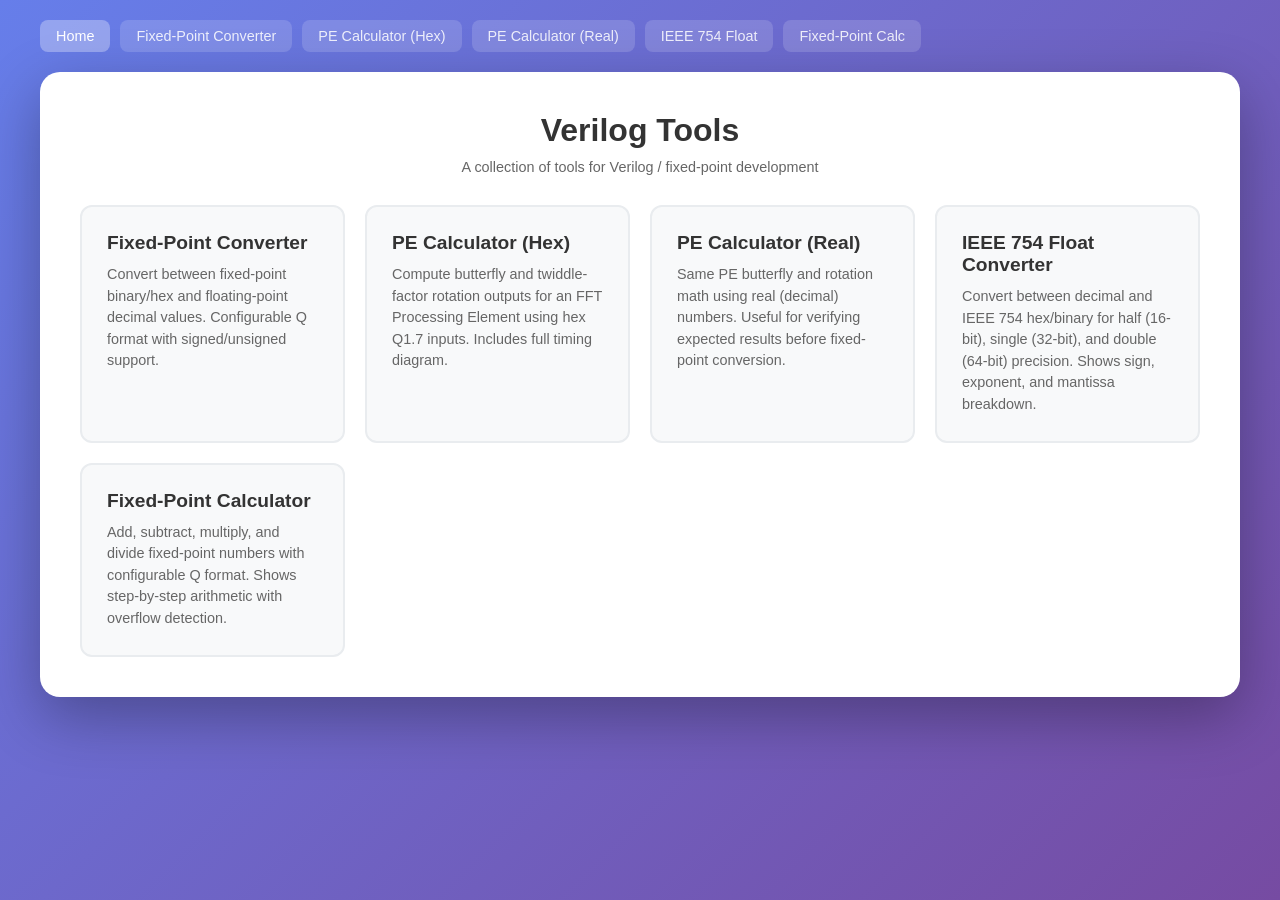
<file: index.html>
<!DOCTYPE html>
<html lang="en">
<head>
    <meta charset="UTF-8">
    <meta name="viewport" content="width=device-width, initial-scale=1.0">
    <title>Verilog Tools</title>
    <link rel="icon" type="image/svg+xml" href="favicon.svg">
    <link rel="stylesheet" href="css/styles.css">
</head>
<body>
    <nav>
        <a href="index.html" class="active">Home</a>
        <a href="converter.html">Fixed-Point Converter</a>
        <a href="pe-calculator.html">PE Calculator (Hex)</a>
        <a href="pe-real.html">PE Calculator (Real)</a>
        <a href="ieee754.html">IEEE 754 Float</a>
        <a href="fp-calc.html">Fixed-Point Calc</a>
    </nav>

    <div class="container">
        <h1>Verilog Tools</h1>
        <p class="subtitle">A collection of tools for Verilog / fixed-point development</p>

        <div class="tools-grid">
            <a href="converter.html" class="tool-card">
                <h3>Fixed-Point Converter</h3>
                <p>Convert between fixed-point binary/hex and floating-point decimal values. Configurable Q format with signed/unsigned support.</p>
            </a>

            <a href="pe-calculator.html" class="tool-card">
                <h3>PE Calculator (Hex)</h3>
                <p>Compute butterfly and twiddle-factor rotation outputs for an FFT Processing Element using hex Q1.7 inputs. Includes full timing diagram.</p>
            </a>

            <a href="pe-real.html" class="tool-card">
                <h3>PE Calculator (Real)</h3>
                <p>Same PE butterfly and rotation math using real (decimal) numbers. Useful for verifying expected results before fixed-point conversion.</p>
            </a>

            <a href="ieee754.html" class="tool-card">
                <h3>IEEE 754 Float Converter</h3>
                <p>Convert between decimal and IEEE 754 hex/binary for half (16-bit), single (32-bit), and double (64-bit) precision. Shows sign, exponent, and mantissa breakdown.</p>
            </a>

            <a href="fp-calc.html" class="tool-card">
                <h3>Fixed-Point Calculator</h3>
                <p>Add, subtract, multiply, and divide fixed-point numbers with configurable Q format. Shows step-by-step arithmetic with overflow detection.</p>
            </a>
        </div>
    </div>
</body>
</html>
</file>
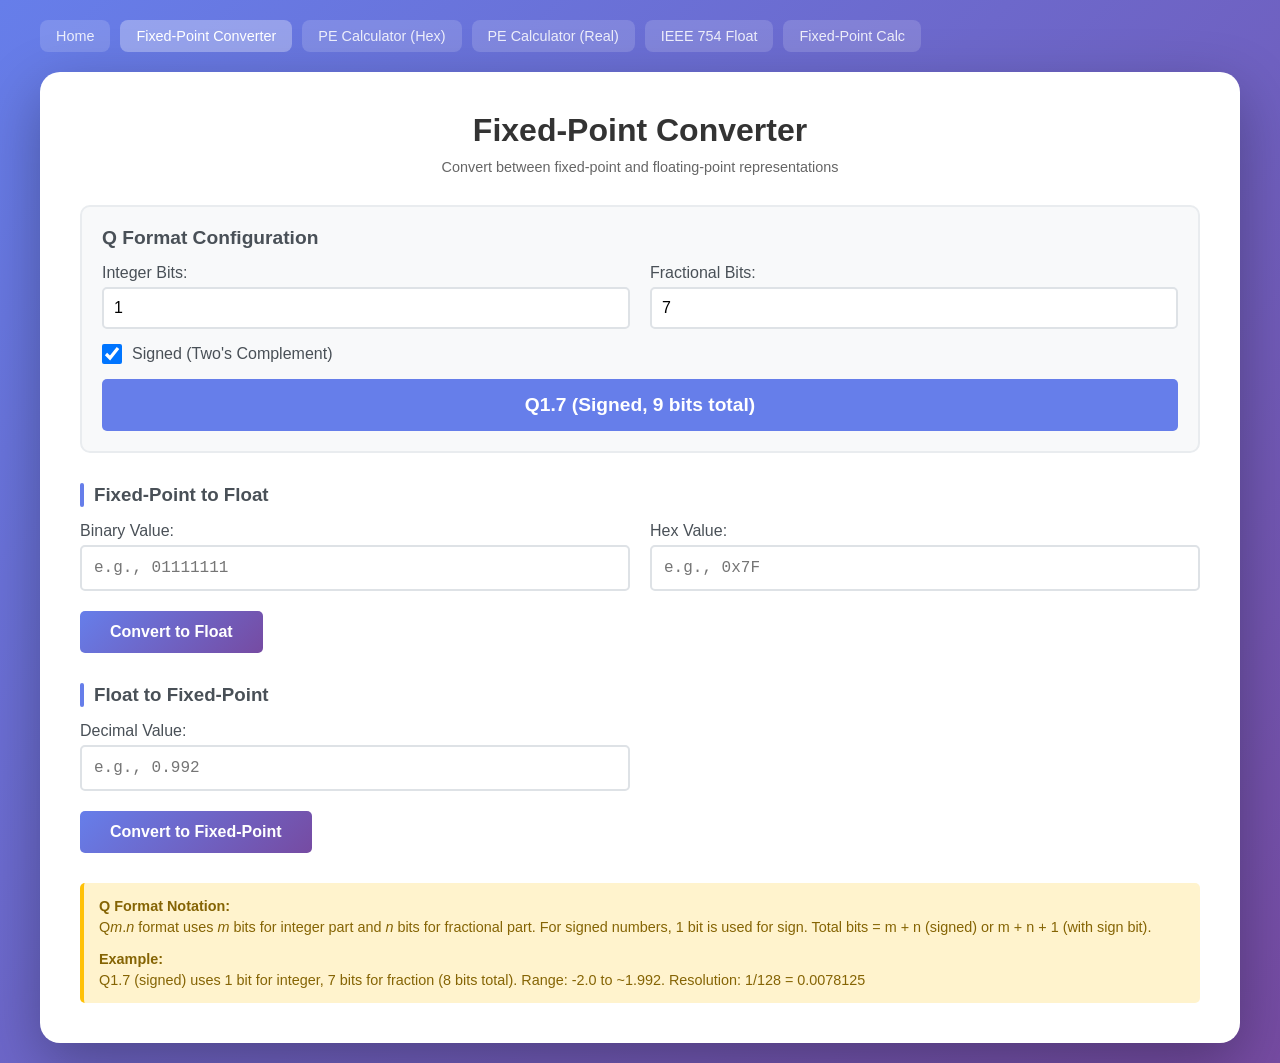
<file: converter.html>
<!DOCTYPE html>
<html lang="en">
<head>
    <meta charset="UTF-8">
    <meta name="viewport" content="width=device-width, initial-scale=1.0">
    <title>Fixed-Point Converter</title>
    <link rel="icon" type="image/svg+xml" href="favicon.svg">
    <link rel="stylesheet" href="css/styles.css">
</head>
<body>
    <nav>
        <a href="index.html">Home</a>
        <a href="converter.html" class="active">Fixed-Point Converter</a>
        <a href="pe-calculator.html">PE Calculator (Hex)</a>
        <a href="pe-real.html">PE Calculator (Real)</a>
        <a href="ieee754.html">IEEE 754 Float</a>
        <a href="fp-calc.html">Fixed-Point Calc</a>
    </nav>

    <div class="container">
        <h1>Fixed-Point Converter</h1>
        <p class="subtitle">Convert between fixed-point and floating-point representations</p>

        <div class="format-config">
            <h3>Q Format Configuration</h3>
            <div class="config-row">
                <div class="config-item">
                    <label for="intBits">Integer Bits:</label>
                    <input type="number" id="intBits" value="1" min="0" max="32" onchange="updateFormat()">
                </div>
                <div class="config-item">
                    <label for="fracBits">Fractional Bits:</label>
                    <input type="number" id="fracBits" value="7" min="0" max="32" onchange="updateFormat()">
                </div>
            </div>
            <div class="checkbox-container">
                <input type="checkbox" id="isSigned" checked onchange="updateFormat()">
                <label for="isSigned" style="margin: 0;">Signed (Two's Complement)</label>
            </div>
            <div class="format-display" id="formatDisplay">Q1.7 (Signed, 8 bits total)</div>
        </div>

        <div class="converter-section">
            <h3>Fixed-Point to Float</h3>
            <div class="converter-grid">
                <div class="input-group">
                    <label for="fpBinary">Binary Value:</label>
                    <input type="text" id="fpBinary" placeholder="e.g., 01111111" oninput="fixedToFloat()">
                </div>
                <div class="input-group">
                    <label for="fpHex">Hex Value:</label>
                    <input type="text" id="fpHex" placeholder="e.g., 0x7F" oninput="hexToFixed()">
                </div>
            </div>
            <button onclick="fixedToFloat()">Convert to Float</button>
            <div class="result" id="fpResult" style="display: none;">
                <div class="result-label">Floating-Point Value:</div>
                <div class="result-value" id="fpResultValue"></div>
            </div>
        </div>

        <div class="converter-section">
            <h3>Float to Fixed-Point</h3>
            <div class="converter-grid">
                <div class="input-group">
                    <label for="floatValue">Decimal Value:</label>
                    <input type="text" id="floatValue" placeholder="e.g., 0.992" oninput="floatToFixed()">
                </div>
            </div>
            <button onclick="floatToFixed()">Convert to Fixed-Point</button>
            <div class="result" id="floatResult" style="display: none;">
                <div class="result-label">Binary:</div>
                <div class="result-value" id="floatResultBinary"></div>
                <div class="result-label" style="margin-top: 10px;">Hexadecimal:</div>
                <div class="result-value" id="floatResultHex"></div>
                <div class="result-label" style="margin-top: 10px;">Decimal (Integer):</div>
                <div class="result-value" id="floatResultDec"></div>
            </div>
        </div>

        <div class="info">
            <strong>Q Format Notation:</strong>
            Q<em>m</em>.<em>n</em> format uses <em>m</em> bits for integer part and <em>n</em> bits for fractional part.
            For signed numbers, 1 bit is used for sign. Total bits = m + n (signed) or m + n + 1 (with sign bit).
            <br><br>
            <strong>Example:</strong> Q1.7 (signed) uses 1 bit for integer, 7 bits for fraction (8 bits total).
            Range: -2.0 to ~1.992. Resolution: 1/128 = 0.0078125
        </div>
    </div>

    <script>
        function updateFormat() {
            const intBits = parseInt(document.getElementById('intBits').value);
            const fracBits = parseInt(document.getElementById('fracBits').value);
            const isSigned = document.getElementById('isSigned').checked;

            const totalBits = intBits + fracBits + (isSigned ? 1 : 0);
            const signStr = isSigned ? 'Signed' : 'Unsigned';

            document.getElementById('formatDisplay').textContent =
                `Q${intBits}.${fracBits} (${signStr}, ${totalBits} bits total)`;
        }

        function fixedToFloat() {
            const intBits = parseInt(document.getElementById('intBits').value);
            const fracBits = parseInt(document.getElementById('fracBits').value);
            const isSigned = document.getElementById('isSigned').checked;
            const binaryStr = document.getElementById('fpBinary').value.replace(/[^01]/g, '');

            if (!binaryStr) {
                document.getElementById('fpResult').style.display = 'none';
                return;
            }

            const totalBits = intBits + fracBits + (isSigned ? 1 : 0);
            const paddedBinary = binaryStr.padStart(totalBits, '0').slice(-totalBits);
            document.getElementById('fpBinary').value = paddedBinary;

            let value = 0;
            const isNegative = isSigned && paddedBinary[0] === '1';

            if (isSigned && isNegative) {
                let inverted = '';
                for (let i = 0; i < paddedBinary.length; i++) {
                    inverted += paddedBinary[i] === '0' ? '1' : '0';
                }
                value = -(parseInt(inverted, 2) + 1);
            } else {
                value = parseInt(paddedBinary, 2);
            }

            const floatValue = value / Math.pow(2, fracBits);

            const hexValue = parseInt(paddedBinary, 2);
            document.getElementById('fpHex').value = '0x' + hexValue.toString(16).toUpperCase().padStart(Math.ceil(totalBits / 4), '0');

            document.getElementById('fpResultValue').textContent = floatValue.toFixed(10);
            document.getElementById('fpResult').style.display = 'block';
        }

        function hexToFixed() {
            const intBits = parseInt(document.getElementById('intBits').value);
            const fracBits = parseInt(document.getElementById('fracBits').value);
            const isSigned = document.getElementById('isSigned').checked;
            const hexStr = document.getElementById('fpHex').value.replace(/[^0-9a-fA-F]/g, '');

            if (!hexStr) {
                document.getElementById('fpResult').style.display = 'none';
                return;
            }

            const totalBits = intBits + fracBits + (isSigned ? 1 : 0);
            const decValue = parseInt(hexStr, 16);
            const binaryStr = decValue.toString(2).padStart(totalBits, '0').slice(-totalBits);

            document.getElementById('fpBinary').value = binaryStr;
            fixedToFloat();
        }

        function floatToFixed() {
            const intBits = parseInt(document.getElementById('intBits').value);
            const fracBits = parseInt(document.getElementById('fracBits').value);
            const isSigned = document.getElementById('isSigned').checked;
            const floatStr = document.getElementById('floatValue').value;

            if (!floatStr) {
                document.getElementById('floatResult').style.display = 'none';
                return;
            }

            const floatValue = parseFloat(floatStr);
            const totalBits = intBits + fracBits + (isSigned ? 1 : 0);

            const maxValue = isSigned ?
                (Math.pow(2, intBits + fracBits) - 1) / Math.pow(2, fracBits) :
                (Math.pow(2, intBits + fracBits + 1) - 1) / Math.pow(2, fracBits);
            const minValue = isSigned ? -Math.pow(2, intBits + fracBits) / Math.pow(2, fracBits) : 0;

            if (floatValue > maxValue || floatValue < minValue) {
                alert(`Value out of range! Valid range: ${minValue} to ${maxValue}`);
                return;
            }

            let fixedValue = Math.round(floatValue * Math.pow(2, fracBits));

            if (isSigned && fixedValue < 0) {
                fixedValue = Math.pow(2, totalBits) + fixedValue;
            }

            const binaryStr = fixedValue.toString(2).padStart(totalBits, '0');
            const hexStr = '0x' + fixedValue.toString(16).toUpperCase().padStart(Math.ceil(totalBits / 4), '0');

            document.getElementById('floatResultBinary').textContent = binaryStr;
            document.getElementById('floatResultHex').textContent = hexStr;
            document.getElementById('floatResultDec').textContent = fixedValue;
            document.getElementById('floatResult').style.display = 'block';
        }

        // ---- localStorage ----
        const STORAGE_KEY = 'converter_inputs';
        function saveInputs() {
            localStorage.setItem(STORAGE_KEY, JSON.stringify({
                intBits: document.getElementById('intBits').value,
                fracBits: document.getElementById('fracBits').value,
                isSigned: document.getElementById('isSigned').checked,
                fpBinary: document.getElementById('fpBinary').value,
                fpHex: document.getElementById('fpHex').value,
                floatValue: document.getElementById('floatValue').value
            }));
        }
        function loadInputs() {
            try {
                const data = JSON.parse(localStorage.getItem(STORAGE_KEY));
                if (!data) return;
                if (data.intBits) document.getElementById('intBits').value = data.intBits;
                if (data.fracBits) document.getElementById('fracBits').value = data.fracBits;
                if (data.isSigned !== undefined) document.getElementById('isSigned').checked = data.isSigned;
                if (data.fpBinary) document.getElementById('fpBinary').value = data.fpBinary;
                if (data.fpHex) document.getElementById('fpHex').value = data.fpHex;
                if (data.floatValue) document.getElementById('floatValue').value = data.floatValue;
                updateFormat();
                if (data.fpBinary) fixedToFloat();
                if (data.floatValue) floatToFixed();
            } catch (e) {}
        }
        // Hook save into existing functions
        const _origFixedToFloat = fixedToFloat;
        fixedToFloat = function() { _origFixedToFloat(); saveInputs(); };
        const _origHexToFixed = hexToFixed;
        hexToFixed = function() { _origHexToFixed(); saveInputs(); };
        const _origFloatToFixed = floatToFixed;
        floatToFixed = function() { _origFloatToFixed(); saveInputs(); };
        const _origUpdateFormat = updateFormat;
        updateFormat = function() { _origUpdateFormat(); saveInputs(); };

        loadInputs();
        updateFormat();
    </script>
</body>
</html>
</file>
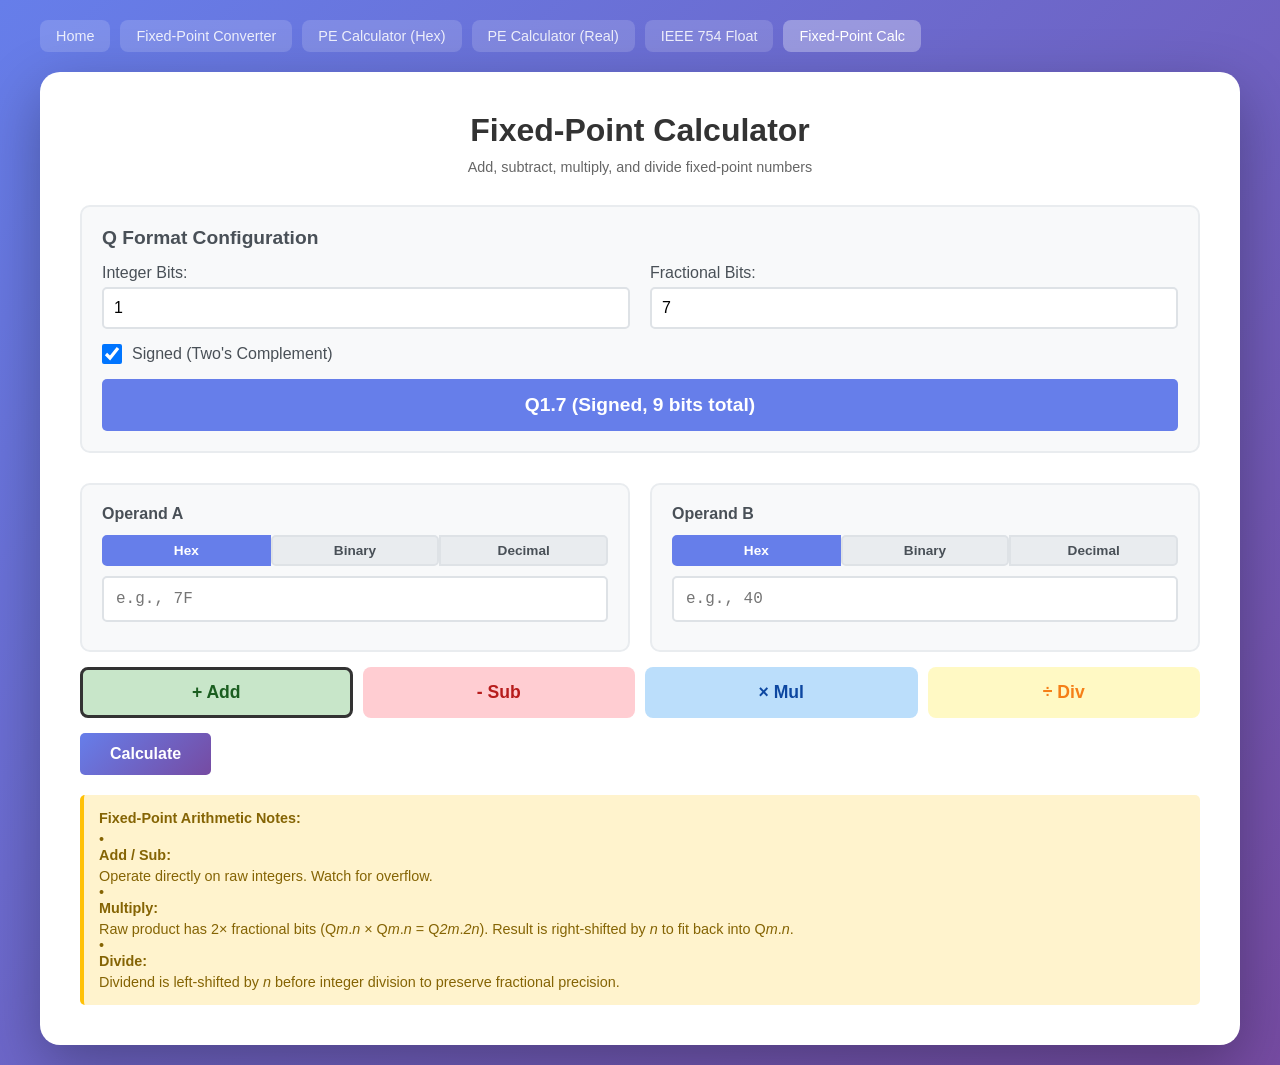
<file: fp-calc.html>
<!DOCTYPE html>
<html lang="en">
<head>
    <meta charset="UTF-8">
    <meta name="viewport" content="width=device-width, initial-scale=1.0">
    <title>Fixed-Point Calculator</title>
    <link rel="icon" type="image/svg+xml" href="favicon.svg">
    <link rel="stylesheet" href="css/styles.css">
    <style>
        .op-buttons {
            display: flex;
            gap: 10px;
            margin: 15px 0;
            flex-wrap: wrap;
        }
        .op-btn {
            flex: 1;
            min-width: 80px;
            padding: 12px 20px;
            font-size: 1.1em;
            border-radius: 8px;
            cursor: pointer;
            font-weight: 700;
            border: 3px solid transparent;
            transition: transform 0.15s, box-shadow 0.15s, border-color 0.15s;
        }
        .op-btn:hover {
            transform: translateY(-2px);
            box-shadow: 0 5px 15px rgba(0,0,0,0.15);
        }
        .op-btn.active {
            border-color: #333;
        }
        .op-add { background: #c8e6c9; color: #1b5e20; }
        .op-sub { background: #ffcdd2; color: #b71c1c; }
        .op-mul { background: #bbdefb; color: #0d47a1; }
        .op-div { background: #fff9c4; color: #f57f17; }
        .operand-row {
            display: grid;
            grid-template-columns: 1fr 1fr;
            gap: 20px;
            margin-bottom: 15px;
        }
        .operand-box {
            background: #f8f9fa;
            border: 2px solid #e9ecef;
            border-radius: 10px;
            padding: 20px;
        }
        .operand-box h4 {
            color: #495057;
            margin-bottom: 12px;
            font-size: 1em;
        }
        .input-mode-toggle {
            display: flex;
            gap: 0;
            margin-bottom: 10px;
        }
        .mode-btn {
            flex: 1;
            padding: 6px 12px;
            font-size: 0.85em;
            cursor: pointer;
            background: #e9ecef;
            color: #495057;
            border: 2px solid #dee2e6;
            font-weight: 600;
        }
        .mode-btn:first-child { border-radius: 5px 0 0 5px; }
        .mode-btn:last-child { border-radius: 0 5px 5px 0; }
        .mode-btn.active {
            background: #667eea;
            color: white;
            border-color: #667eea;
        }
        .result-grid {
            display: grid;
            grid-template-columns: repeat(auto-fit, minmax(200px, 1fr));
            gap: 15px;
            margin-top: 15px;
        }
        .result-card {
            background: #f8f9fa;
            border-radius: 8px;
            padding: 15px;
            border-left: 4px solid #667eea;
        }
        .result-card .rlabel {
            color: #495057;
            font-size: 0.85em;
            font-weight: 600;
            margin-bottom: 4px;
        }
        .result-card .rvalue {
            font-family: 'Courier New', monospace;
            color: #1864ab;
            font-size: 1.05em;
            word-break: break-all;
        }
        .overflow-warn {
            background: #ffcdd2;
            color: #b71c1c;
            padding: 8px 12px;
            border-radius: 5px;
            font-weight: 600;
            margin-top: 10px;
            display: none;
        }
        .step-detail {
            background: #e8f5e9;
            border-radius: 8px;
            padding: 15px;
            margin-top: 15px;
            font-family: 'Courier New', monospace;
            font-size: 0.9em;
            line-height: 1.8;
        }
        .step-detail .step-title {
            font-family: 'Segoe UI', sans-serif;
            font-weight: 600;
            color: #495057;
            margin-bottom: 8px;
        }
        @media (max-width: 768px) {
            .operand-row { grid-template-columns: 1fr; }
        }
    </style>
</head>
<body>
    <nav>
        <a href="index.html">Home</a>
        <a href="converter.html">Fixed-Point Converter</a>
        <a href="pe-calculator.html">PE Calculator (Hex)</a>
        <a href="pe-real.html">PE Calculator (Real)</a>
        <a href="ieee754.html">IEEE 754 Float</a>
        <a href="fp-calc.html" class="active">Fixed-Point Calc</a>
    </nav>

    <div class="container">
        <h1>Fixed-Point Calculator</h1>
        <p class="subtitle">Add, subtract, multiply, and divide fixed-point numbers</p>

        <div class="format-config">
            <h3>Q Format Configuration</h3>
            <div class="config-row">
                <div class="config-item">
                    <label for="intBits">Integer Bits:</label>
                    <input type="number" id="intBits" value="1" min="0" max="32" onchange="updateFormat(); compute();">
                </div>
                <div class="config-item">
                    <label for="fracBits">Fractional Bits:</label>
                    <input type="number" id="fracBits" value="7" min="0" max="32" onchange="updateFormat(); compute();">
                </div>
            </div>
            <div class="checkbox-container">
                <input type="checkbox" id="isSigned" checked onchange="updateFormat(); compute();">
                <label for="isSigned" style="margin: 0;">Signed (Two's Complement)</label>
            </div>
            <div class="format-display" id="formatDisplay">Q1.7 (Signed, 8 bits total)</div>
        </div>

        <div class="operand-row">
            <div class="operand-box">
                <h4>Operand A</h4>
                <div class="input-mode-toggle">
                    <button class="mode-btn active" onclick="setMode('a','hex',this)">Hex</button>
                    <button class="mode-btn" onclick="setMode('a','bin',this)">Binary</button>
                    <button class="mode-btn" onclick="setMode('a','dec',this)">Decimal</button>
                </div>
                <div class="input-group">
                    <input type="text" id="inputA" placeholder="e.g., 7F" oninput="compute()">
                </div>
                <div style="margin-top:8px; font-family:'Courier New',monospace; font-size:0.85em; color:#666;" id="previewA"></div>
            </div>
            <div class="operand-box">
                <h4>Operand B</h4>
                <div class="input-mode-toggle">
                    <button class="mode-btn active" onclick="setMode('b','hex',this)">Hex</button>
                    <button class="mode-btn" onclick="setMode('b','bin',this)">Binary</button>
                    <button class="mode-btn" onclick="setMode('b','dec',this)">Decimal</button>
                </div>
                <div class="input-group">
                    <input type="text" id="inputB" placeholder="e.g., 40" oninput="compute()">
                </div>
                <div style="margin-top:8px; font-family:'Courier New',monospace; font-size:0.85em; color:#666;" id="previewB"></div>
            </div>
        </div>

        <div class="op-buttons">
            <button class="op-btn op-add active" onclick="setOp('add',this)">+ Add</button>
            <button class="op-btn op-sub" onclick="setOp('sub',this)">- Sub</button>
            <button class="op-btn op-mul" onclick="setOp('mul',this)">&times; Mul</button>
            <button class="op-btn op-div" onclick="setOp('div',this)">&divide; Div</button>
        </div>

        <button onclick="compute()">Calculate</button>

        <div class="overflow-warn" id="overflowWarn"></div>

        <div id="resultArea" style="display:none;">
            <div class="result-grid">
                <div class="result-card">
                    <div class="rlabel">Result (Hex)</div>
                    <div class="rvalue" id="resHex"></div>
                </div>
                <div class="result-card">
                    <div class="rlabel">Result (Binary)</div>
                    <div class="rvalue" id="resBin"></div>
                </div>
                <div class="result-card">
                    <div class="rlabel">Result (Integer)</div>
                    <div class="rvalue" id="resInt"></div>
                </div>
                <div class="result-card">
                    <div class="rlabel">Result (Float)</div>
                    <div class="rvalue" id="resFloat"></div>
                </div>
            </div>
            <div class="step-detail" id="stepDetail"></div>
        </div>

        <div class="info" style="margin-top: 20px;">
            <strong>Fixed-Point Arithmetic Notes:</strong>
            &bull; <strong>Add / Sub:</strong> Operate directly on raw integers. Watch for overflow.<br>
            &bull; <strong>Multiply:</strong> Raw product has 2&times; fractional bits (Q<em>m</em>.<em>n</em> &times; Q<em>m</em>.<em>n</em> = Q<em>2m</em>.<em>2n</em>).
            Result is right-shifted by <em>n</em> to fit back into Q<em>m</em>.<em>n</em>.<br>
            &bull; <strong>Divide:</strong> Dividend is left-shifted by <em>n</em> before integer division to preserve fractional precision.
        </div>
    </div>

    <script>
        let modeA = 'hex', modeB = 'hex';
        let currentOp = 'add';

        function updateFormat() {
            const m = parseInt(document.getElementById('intBits').value);
            const n = parseInt(document.getElementById('fracBits').value);
            const s = document.getElementById('isSigned').checked;
            const total = m + n + (s ? 1 : 0);
            document.getElementById('formatDisplay').textContent =
                `Q${m}.${n} (${s ? 'Signed' : 'Unsigned'}, ${total} bits total)`;
        }

        function setMode(operand, mode, btn) {
            if (operand === 'a') modeA = mode;
            else modeB = mode;
            btn.parentElement.querySelectorAll('.mode-btn').forEach(b => b.classList.remove('active'));
            btn.classList.add('active');
            const input = document.getElementById(operand === 'a' ? 'inputA' : 'inputB');
            if (mode === 'hex') input.placeholder = 'e.g., 7F';
            else if (mode === 'bin') input.placeholder = 'e.g., 01111111';
            else input.placeholder = 'e.g., 0.992';
            compute();
        }

        function setOp(op, btn) {
            currentOp = op;
            document.querySelectorAll('.op-btn').forEach(b => b.classList.remove('active'));
            btn.classList.add('active');
            compute();
        }

        function getFormatInfo() {
            const m = parseInt(document.getElementById('intBits').value);
            const n = parseInt(document.getElementById('fracBits').value);
            const s = document.getElementById('isSigned').checked;
            const total = m + n + (s ? 1 : 0);
            return { m, n, s, total };
        }

        // Parse input string to raw signed integer value based on mode and format
        function parseOperand(str, mode, fmt) {
            str = str.trim();
            if (!str) return null;

            const { n, s, total } = fmt;
            const mask = (1 << total) - 1; // only works for total <= 31
            let raw;

            if (mode === 'hex') {
                raw = parseInt(str.replace(/[^0-9a-fA-F]/g, ''), 16);
            } else if (mode === 'bin') {
                raw = parseInt(str.replace(/[^01]/g, ''), 2);
            } else {
                // decimal float -> fixed
                const fv = parseFloat(str);
                if (isNaN(fv)) return null;
                raw = Math.round(fv * (1 << n));
                if (s && raw < 0) raw = (1 << total) + raw;
            }

            if (isNaN(raw)) return null;
            raw = raw & mask;

            // Get signed value
            let signed = raw;
            if (s && (raw & (1 << (total - 1)))) {
                signed = raw - (1 << total);
            }

            return { raw, signed };
        }

        function formatRaw(raw, fmt) {
            const { n, total } = fmt;
            const hex = '0x' + (raw >>> 0).toString(16).toUpperCase().padStart(Math.ceil(total / 4), '0');
            const bin = (raw >>> 0).toString(2).padStart(total, '0');
            return { hex, bin };
        }

        function rawToFloat(signed, fmt) {
            return signed / (1 << fmt.n);
        }

        function updatePreview(operand, val, fmt) {
            const el = document.getElementById(operand === 'a' ? 'previewA' : 'previewB');
            if (!val) { el.textContent = ''; return; }
            const f = formatRaw(val.raw, fmt);
            const fv = rawToFloat(val.signed, fmt);
            el.innerHTML = `Hex: ${f.hex} &nbsp; Bin: ${f.bin} &nbsp; Float: ${fv}`;
        }

        function compute() {
            const fmt = getFormatInfo();
            const strA = document.getElementById('inputA').value;
            const strB = document.getElementById('inputB').value;
            const a = parseOperand(strA, modeA, fmt);
            const b = parseOperand(strB, modeB, fmt);

            updatePreview('a', a, fmt);
            updatePreview('b', b, fmt);

            if (!a || !b) {
                document.getElementById('resultArea').style.display = 'none';
                document.getElementById('overflowWarn').style.display = 'none';
                return;
            }

            const { n, s, total } = fmt;
            const mask = (1 << total) - 1;
            let resultRaw, resultSigned, steps = '', warn = '';

            const aFloat = rawToFloat(a.signed, fmt);
            const bFloat = rawToFloat(b.signed, fmt);
            const aFmt = formatRaw(a.raw, fmt);
            const bFmt = formatRaw(b.raw, fmt);

            const opSymbol = { add: '+', sub: '-', mul: '×', div: '÷' }[currentOp];

            if (currentOp === 'add') {
                const full = a.signed + b.signed;
                resultRaw = full & mask;
                resultSigned = s && (resultRaw & (1 << (total - 1))) ? resultRaw - (1 << total) : resultRaw;
                const maxVal = s ? (1 << (total - 1)) - 1 : mask;
                const minVal = s ? -(1 << (total - 1)) : 0;
                if (full > maxVal || full < minVal) warn = `Overflow: full result ${full} exceeds ${total}-bit range [${minVal}, ${maxVal}]. Truncated to ${total} bits.`;
                steps = `<div class="step-title">Add Steps</div>`;
                steps += `A = ${aFmt.hex} (${aFloat}), B = ${bFmt.hex} (${bFloat})<br>`;
                steps += `${a.signed} + ${b.signed} = ${full}<br>`;
                steps += `Truncate to ${total} bits: ${full} &amp; 0x${mask.toString(16).toUpperCase()} = ${resultRaw}`;
            } else if (currentOp === 'sub') {
                const full = a.signed - b.signed;
                resultRaw = full & mask;
                resultSigned = s && (resultRaw & (1 << (total - 1))) ? resultRaw - (1 << total) : resultRaw;
                const maxVal = s ? (1 << (total - 1)) - 1 : mask;
                const minVal = s ? -(1 << (total - 1)) : 0;
                if (full > maxVal || full < minVal) warn = `Overflow: full result ${full} exceeds ${total}-bit range [${minVal}, ${maxVal}]. Truncated to ${total} bits.`;
                steps = `<div class="step-title">Subtract Steps</div>`;
                steps += `A = ${aFmt.hex} (${aFloat}), B = ${bFmt.hex} (${bFloat})<br>`;
                steps += `${a.signed} - ${b.signed} = ${full}<br>`;
                steps += `Truncate to ${total} bits: ${full} &amp; 0x${mask.toString(16).toUpperCase()} = ${resultRaw}`;
            } else if (currentOp === 'mul') {
                const fullProduct = a.signed * b.signed;
                const shifted = fullProduct >> n;
                resultRaw = shifted & mask;
                resultSigned = s && (resultRaw & (1 << (total - 1))) ? resultRaw - (1 << total) : resultRaw;
                steps = `<div class="step-title">Multiply Steps</div>`;
                steps += `A = ${aFmt.hex} (${aFloat}), B = ${bFmt.hex} (${bFloat})<br>`;
                steps += `Raw: ${a.signed} × ${b.signed} = ${fullProduct} (Q${fmt.m*2}.${n*2})<br>`;
                steps += `Right-shift by ${n}: ${fullProduct} >> ${n} = ${shifted} (back to Q${fmt.m}.${n})<br>`;
                steps += `Truncate to ${total} bits: ${shifted} &amp; 0x${mask.toString(16).toUpperCase()} = ${resultRaw}`;
                const maxVal = s ? (1 << (total - 1)) - 1 : mask;
                const minVal = s ? -(1 << (total - 1)) : 0;
                if (shifted > maxVal || shifted < minVal) warn = `Overflow: shifted result ${shifted} exceeds ${total}-bit range [${minVal}, ${maxVal}]. Truncated.`;
            } else {
                // divide
                if (b.signed === 0) {
                    warn = 'Division by zero!';
                    document.getElementById('overflowWarn').textContent = warn;
                    document.getElementById('overflowWarn').style.display = 'block';
                    document.getElementById('resultArea').style.display = 'none';
                    saveInputs();
                    return;
                }
                const shifted = a.signed << n;
                const quotient = Math.trunc(shifted / b.signed);
                resultRaw = quotient & mask;
                resultSigned = s && (resultRaw & (1 << (total - 1))) ? resultRaw - (1 << total) : resultRaw;
                steps = `<div class="step-title">Divide Steps</div>`;
                steps += `A = ${aFmt.hex} (${aFloat}), B = ${bFmt.hex} (${bFloat})<br>`;
                steps += `Left-shift A by ${n}: ${a.signed} << ${n} = ${shifted}<br>`;
                steps += `Integer divide: ${shifted} / ${b.signed} = ${quotient}<br>`;
                steps += `Truncate to ${total} bits: ${quotient} &amp; 0x${mask.toString(16).toUpperCase()} = ${resultRaw}`;
                const maxVal = s ? (1 << (total - 1)) - 1 : mask;
                const minVal = s ? -(1 << (total - 1)) : 0;
                if (quotient > maxVal || quotient < minVal) warn = `Overflow: quotient ${quotient} exceeds ${total}-bit range [${minVal}, ${maxVal}]. Truncated.`;
            }

            const resFmt = formatRaw(resultRaw, fmt);
            const resFloat = rawToFloat(resultSigned, fmt);

            steps += `<br><br>Float check: ${aFloat} ${opSymbol} ${bFloat} = ${aFloat} ${opSymbol} ${bFloat} &rarr; exact ${currentOp === 'add' ? aFloat + bFloat : currentOp === 'sub' ? aFloat - bFloat : currentOp === 'mul' ? aFloat * bFloat : aFloat / bFloat}, stored ${resFloat}`;

            document.getElementById('resHex').textContent = resFmt.hex;
            document.getElementById('resBin').textContent = resFmt.bin;
            document.getElementById('resInt').textContent = resultSigned;
            document.getElementById('resFloat').textContent = resFloat;
            document.getElementById('stepDetail').innerHTML = steps;
            document.getElementById('resultArea').style.display = 'block';

            if (warn) {
                document.getElementById('overflowWarn').textContent = warn;
                document.getElementById('overflowWarn').style.display = 'block';
            } else {
                document.getElementById('overflowWarn').style.display = 'none';
            }

            saveInputs();
        }

        // ---- localStorage ----
        const STORAGE_KEY = 'fp_calc_inputs';
        function saveInputs() {
            localStorage.setItem(STORAGE_KEY, JSON.stringify({
                intBits: document.getElementById('intBits').value,
                fracBits: document.getElementById('fracBits').value,
                isSigned: document.getElementById('isSigned').checked,
                inputA: document.getElementById('inputA').value,
                inputB: document.getElementById('inputB').value,
                modeA, modeB, currentOp
            }));
        }
        function loadInputs() {
            try {
                const data = JSON.parse(localStorage.getItem(STORAGE_KEY));
                if (!data) return;
                if (data.intBits) document.getElementById('intBits').value = data.intBits;
                if (data.fracBits) document.getElementById('fracBits').value = data.fracBits;
                if (data.isSigned !== undefined) document.getElementById('isSigned').checked = data.isSigned;
                if (data.inputA) document.getElementById('inputA').value = data.inputA;
                if (data.inputB) document.getElementById('inputB').value = data.inputB;
                if (data.modeA) {
                    modeA = data.modeA;
                    const btnsA = document.querySelectorAll('.operand-box')[0].querySelectorAll('.mode-btn');
                    btnsA.forEach(b => b.classList.remove('active'));
                    btnsA.forEach(b => { if (b.textContent.toLowerCase() === modeA.slice(0,3)) b.classList.add('active'); });
                    if (modeA === 'dec') btnsA[2].classList.add('active');
                }
                if (data.modeB) {
                    modeB = data.modeB;
                    const btnsB = document.querySelectorAll('.operand-box')[1].querySelectorAll('.mode-btn');
                    btnsB.forEach(b => b.classList.remove('active'));
                    btnsB.forEach(b => { if (b.textContent.toLowerCase() === modeB.slice(0,3)) b.classList.add('active'); });
                    if (modeB === 'dec') btnsB[2].classList.add('active');
                }
                if (data.currentOp) {
                    currentOp = data.currentOp;
                    document.querySelectorAll('.op-btn').forEach(b => b.classList.remove('active'));
                    document.querySelector(`.op-${currentOp}`).classList.add('active');
                }
                updateFormat();
                compute();
            } catch (e) {}
        }

        updateFormat();
        loadInputs();
    </script>
</body>
</html>
</file>
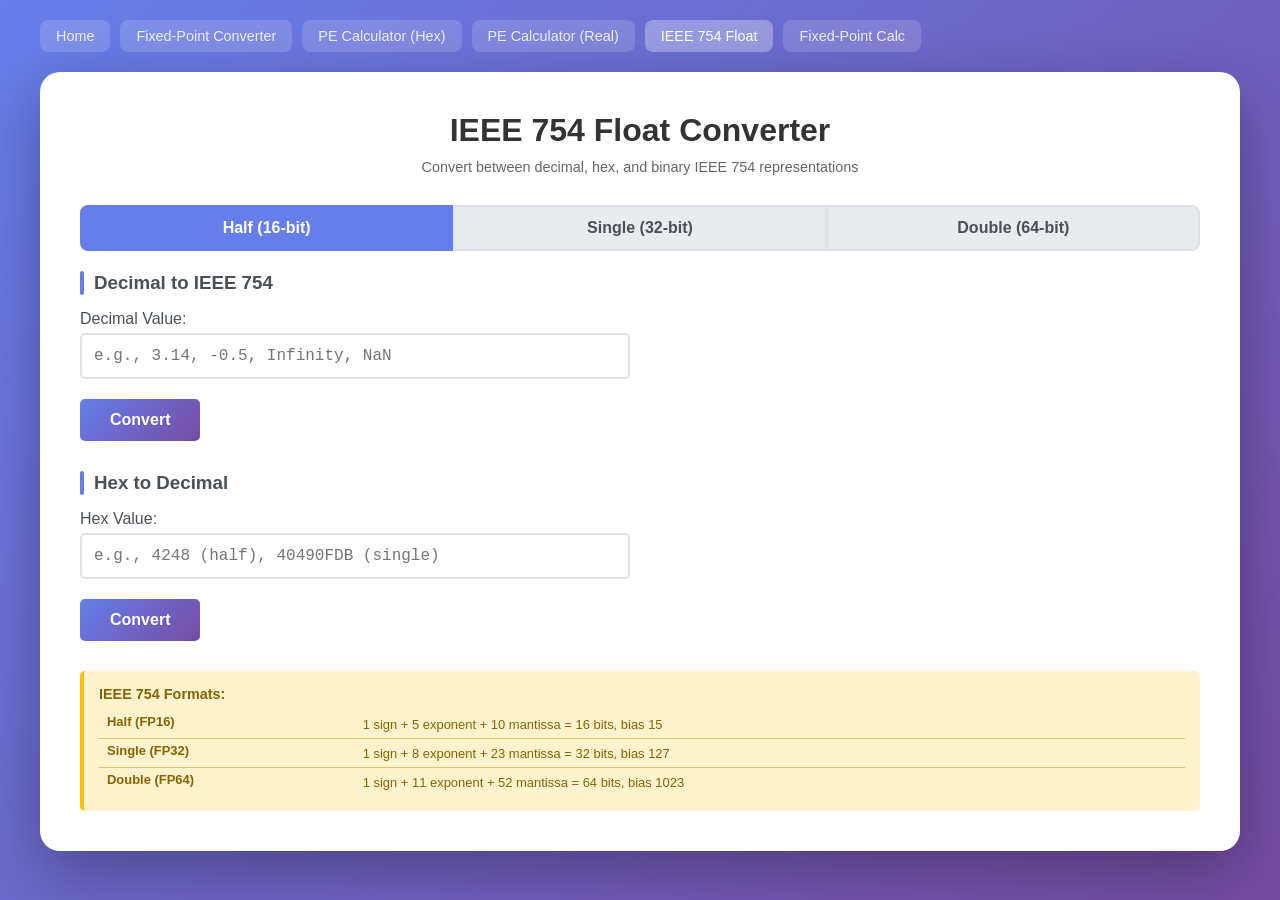
<file: ieee754.html>
<!DOCTYPE html>
<html lang="en">
<head>
    <meta charset="UTF-8">
    <meta name="viewport" content="width=device-width, initial-scale=1.0">
    <title>IEEE 754 Float Converter</title>
    <link rel="icon" type="image/svg+xml" href="favicon.svg">
    <link rel="stylesheet" href="css/styles.css">
    <style>
        .precision-tabs {
            display: flex;
            gap: 0;
            margin-bottom: 20px;
        }
        .precision-tab {
            flex: 1;
            padding: 12px;
            text-align: center;
            cursor: pointer;
            background: #e9ecef;
            border: 2px solid #dee2e6;
            font-weight: 600;
            color: #495057;
            transition: background 0.2s, color 0.2s;
        }
        .precision-tab:first-child { border-radius: 8px 0 0 8px; }
        .precision-tab:last-child { border-radius: 0 8px 8px 0; }
        .precision-tab.active {
            background: #667eea;
            color: white;
            border-color: #667eea;
        }
        .precision-tab:hover:not(.active) {
            background: #dee2e6;
        }
        .bit-breakdown {
            display: flex;
            gap: 0;
            margin: 15px 0;
            font-family: 'Courier New', monospace;
            font-size: 0.95em;
            overflow-x: auto;
        }
        .bit-cell {
            padding: 8px 4px;
            text-align: center;
            min-width: 28px;
            border: 1px solid #ccc;
            font-weight: bold;
        }
        .bit-sign { background: #ffcdd2; color: #b71c1c; }
        .bit-exponent { background: #c8e6c9; color: #1b5e20; }
        .bit-mantissa { background: #bbdefb; color: #0d47a1; }
        .bit-legend {
            display: flex;
            gap: 20px;
            margin-bottom: 10px;
            font-size: 0.85em;
        }
        .bit-legend span {
            display: flex;
            align-items: center;
            gap: 5px;
        }
        .legend-box {
            width: 16px;
            height: 16px;
            border-radius: 3px;
            display: inline-block;
        }
        .legend-sign { background: #ffcdd2; }
        .legend-exp { background: #c8e6c9; }
        .legend-man { background: #bbdefb; }
        .field-row {
            display: grid;
            grid-template-columns: 140px 1fr;
            gap: 8px;
            align-items: center;
            padding: 6px 0;
            border-bottom: 1px solid #f0f0f0;
            font-family: 'Courier New', monospace;
        }
        .field-label {
            color: #495057;
            font-weight: 600;
            font-family: 'Segoe UI', sans-serif;
        }
        .field-value {
            color: #1864ab;
            word-break: break-all;
        }
        .special-value {
            background: #fff3cd;
            color: #856404;
            padding: 8px 12px;
            border-radius: 5px;
            font-weight: 600;
            margin-bottom: 10px;
        }
        .all-precisions {
            margin-top: 25px;
        }
        .all-precisions h4 {
            color: #495057;
            margin-bottom: 10px;
        }
        .precision-summary {
            display: grid;
            grid-template-columns: repeat(auto-fit, minmax(250px, 1fr));
            gap: 15px;
        }
        .prec-card {
            background: #f8f9fa;
            border-radius: 8px;
            padding: 15px;
            border-left: 4px solid;
        }
        .prec-card.half { border-color: #ff9800; }
        .prec-card.single { border-color: #4caf50; }
        .prec-card.double { border-color: #2196f3; }
        .prec-card h5 {
            margin-bottom: 8px;
            color: #333;
        }
        .prec-card .mono {
            font-family: 'Courier New', monospace;
            font-size: 0.9em;
            line-height: 1.6;
        }
    </style>
</head>
<body>
    <nav>
        <a href="index.html">Home</a>
        <a href="converter.html">Fixed-Point Converter</a>
        <a href="pe-calculator.html">PE Calculator (Hex)</a>
        <a href="pe-real.html">PE Calculator (Real)</a>
        <a href="ieee754.html" class="active">IEEE 754 Float</a>
        <a href="fp-calc.html">Fixed-Point Calc</a>
    </nav>

    <div class="container">
        <h1>IEEE 754 Float Converter</h1>
        <p class="subtitle">Convert between decimal, hex, and binary IEEE 754 representations</p>

        <div class="precision-tabs">
            <div class="precision-tab active" onclick="setPrecision('half')">Half (16-bit)</div>
            <div class="precision-tab" onclick="setPrecision('single')">Single (32-bit)</div>
            <div class="precision-tab" onclick="setPrecision('double')">Double (64-bit)</div>
        </div>

        <div class="converter-section">
            <h3>Decimal to IEEE 754</h3>
            <div class="converter-grid">
                <div class="input-group">
                    <label for="decInput">Decimal Value:</label>
                    <input type="text" id="decInput" placeholder="e.g., 3.14, -0.5, Infinity, NaN" oninput="convertFromDecimal()">
                </div>
            </div>
            <button onclick="convertFromDecimal()">Convert</button>
            <div class="result" id="decResult" style="display: none;"></div>
        </div>

        <div class="converter-section">
            <h3>Hex to Decimal</h3>
            <div class="converter-grid">
                <div class="input-group">
                    <label for="hexInput">Hex Value:</label>
                    <input type="text" id="hexInput" placeholder="e.g., 4248 (half), 40490FDB (single)" oninput="convertFromHex()">
                </div>
            </div>
            <button onclick="convertFromHex()">Convert</button>
            <div class="result" id="hexResult" style="display: none;"></div>
        </div>

        <div class="all-precisions" id="allPrecisions" style="display: none;">
            <h4>All Precisions at a Glance</h4>
            <div class="precision-summary" id="precisionSummary"></div>
        </div>

        <div class="info" style="margin-top: 30px;">
            <strong>IEEE 754 Formats:</strong>
            <table style="width: 100%; margin-top: 8px; font-size: 0.9em; border-collapse: collapse;">
                <tr style="border-bottom: 1px solid #e0c36a;">
                    <td style="padding: 4px 8px;"><strong>Half (FP16)</strong></td>
                    <td>1 sign + 5 exponent + 10 mantissa = 16 bits, bias 15</td>
                </tr>
                <tr style="border-bottom: 1px solid #e0c36a;">
                    <td style="padding: 4px 8px;"><strong>Single (FP32)</strong></td>
                    <td>1 sign + 8 exponent + 23 mantissa = 32 bits, bias 127</td>
                </tr>
                <tr>
                    <td style="padding: 4px 8px;"><strong>Double (FP64)</strong></td>
                    <td>1 sign + 11 exponent + 52 mantissa = 64 bits, bias 1023</td>
                </tr>
            </table>
        </div>
    </div>

    <script>
        const FORMATS = {
            half:   { bits: 16, expBits: 5,  manBits: 10, bias: 15,   hexDigits: 4  },
            single: { bits: 32, expBits: 8,  manBits: 23, bias: 127,  hexDigits: 8  },
            double: { bits: 64, expBits: 11, manBits: 52, bias: 1023, hexDigits: 16 }
        };

        let currentPrecision = 'half';

        function setPrecision(prec) {
            currentPrecision = prec;
            document.querySelectorAll('.precision-tab').forEach(t => t.classList.remove('active'));
            document.querySelectorAll('.precision-tab').forEach(t => {
                if (t.textContent.toLowerCase().includes(prec)) t.classList.add('active');
            });
            // Re-convert if there's input
            if (document.getElementById('decInput').value.trim()) convertFromDecimal();
            else if (document.getElementById('hexInput').value.trim()) convertFromHex();
            saveInputs();
        }

        // ---- Float to bytes helpers using DataView ----
        function floatToHalf(value) {
            // Convert via float32 then compress
            const f32 = new Float32Array([value]);
            const u32 = new Uint32Array(f32.buffer)[0];
            const sign = (u32 >> 31) & 1;
            let exp = (u32 >> 23) & 0xFF;
            let man = u32 & 0x7FFFFF;

            if (exp === 0xFF) {
                // Inf or NaN
                return (sign << 15) | (0x1F << 10) | (man ? 0x200 : 0);
            }

            exp = exp - 127 + 15;

            if (exp >= 0x1F) {
                // Overflow -> Inf
                return (sign << 15) | (0x1F << 10);
            }

            if (exp <= 0) {
                // Subnormal or zero
                if (exp < -10) return sign << 15; // too small
                man = man | 0x800000;
                const shift = 1 - exp;
                man = man >> (shift + 13);
                return (sign << 15) | man;
            }

            return (sign << 15) | (exp << 10) | (man >> 13);
        }

        function halfToFloat(h) {
            const sign = (h >> 15) & 1;
            let exp = (h >> 10) & 0x1F;
            let man = h & 0x3FF;

            if (exp === 0x1F) {
                return man ? NaN : (sign ? -Infinity : Infinity);
            }

            if (exp === 0) {
                if (man === 0) return sign ? -0 : 0;
                // Subnormal
                let value = man / 1024 * Math.pow(2, -14);
                return sign ? -value : value;
            }

            let value = (1 + man / 1024) * Math.pow(2, exp - 15);
            return sign ? -value : value;
        }

        function floatToUint32(value) {
            const buf = new ArrayBuffer(4);
            new DataView(buf).setFloat32(0, value);
            return new DataView(buf).getUint32(0);
        }

        function uint32ToFloat(u) {
            const buf = new ArrayBuffer(4);
            new DataView(buf).setUint32(0, u);
            return new DataView(buf).getFloat32(0);
        }

        function floatToUint64(value) {
            const buf = new ArrayBuffer(8);
            new DataView(buf).setFloat64(0, value);
            const hi = new DataView(buf).getUint32(0);
            const lo = new DataView(buf).getUint32(4);
            return { hi, lo };
        }

        function uint64ToFloat(hi, lo) {
            const buf = new ArrayBuffer(8);
            new DataView(buf).setUint32(0, hi);
            new DataView(buf).setUint32(4, lo);
            return new DataView(buf).getFloat64(0);
        }

        function toBitsArray(value, prec) {
            const fmt = FORMATS[prec];
            if (prec === 'half') {
                const u = floatToHalf(value);
                const bits = [];
                for (let i = 15; i >= 0; i--) bits.push((u >> i) & 1);
                return bits;
            } else if (prec === 'single') {
                const u = floatToUint32(value);
                const bits = [];
                for (let i = 31; i >= 0; i--) bits.push((u >> i) & 1);
                return bits;
            } else {
                const { hi, lo } = floatToUint64(value);
                const bits = [];
                for (let i = 31; i >= 0; i--) bits.push((hi >> i) & 1);
                for (let i = 31; i >= 0; i--) bits.push((lo >> i) & 1);
                return bits;
            }
        }

        function toHex(value, prec) {
            const fmt = FORMATS[prec];
            if (prec === 'half') {
                return floatToHalf(value).toString(16).toUpperCase().padStart(4, '0');
            } else if (prec === 'single') {
                return floatToUint32(value).toString(16).toUpperCase().padStart(8, '0');
            } else {
                const { hi, lo } = floatToUint64(value);
                return hi.toString(16).toUpperCase().padStart(8, '0') +
                       lo.toString(16).toUpperCase().padStart(8, '0');
            }
        }

        function hexToFloat(hexStr, prec) {
            if (prec === 'half') {
                return halfToFloat(parseInt(hexStr, 16) & 0xFFFF);
            } else if (prec === 'single') {
                return uint32ToFloat(parseInt(hexStr, 16) >>> 0);
            } else {
                const padded = hexStr.padStart(16, '0');
                const hi = parseInt(padded.slice(0, 8), 16) >>> 0;
                const lo = parseInt(padded.slice(8, 16), 16) >>> 0;
                return uint64ToFloat(hi, lo);
            }
        }

        function buildBreakdownHTML(bits, prec) {
            const fmt = FORMATS[prec];
            let html = '';

            // Legend
            html += '<div class="bit-legend">';
            html += '<span><span class="legend-box legend-sign"></span> Sign (1)</span>';
            html += `<span><span class="legend-box legend-exp"></span> Exponent (${fmt.expBits})</span>`;
            html += `<span><span class="legend-box legend-man"></span> Mantissa (${fmt.manBits})</span>`;
            html += '</div>';

            // Bits
            html += '<div class="bit-breakdown">';
            for (let i = 0; i < bits.length; i++) {
                let cls = 'bit-cell ';
                if (i === 0) cls += 'bit-sign';
                else if (i <= fmt.expBits) cls += 'bit-exponent';
                else cls += 'bit-mantissa';
                html += `<div class="${cls}">${bits[i]}</div>`;
            }
            html += '</div>';

            // Parsed fields
            const sign = bits[0];
            const expBits = bits.slice(1, 1 + fmt.expBits);
            const manBits = bits.slice(1 + fmt.expBits);
            const expVal = parseInt(expBits.join(''), 2);
            const manBin = manBits.join('');

            let specialNote = '';
            const expAllOnes = (expVal === (1 << fmt.expBits) - 1);
            const manAllZeros = manBits.every(b => b === 0);

            if (expAllOnes && manAllZeros) specialNote = sign ? '-Infinity' : '+Infinity';
            else if (expAllOnes && !manAllZeros) specialNote = 'NaN';
            else if (expVal === 0 && manAllZeros) specialNote = sign ? '-0' : '+0';
            else if (expVal === 0) specialNote = 'Subnormal (denormalized)';

            if (specialNote) html += `<div class="special-value">${specialNote}</div>`;

            html += '<div style="margin-top: 10px;">';
            html += `<div class="field-row"><span class="field-label">Sign</span><span class="field-value">${sign} (${sign ? 'negative' : 'positive'})</span></div>`;
            html += `<div class="field-row"><span class="field-label">Exponent bits</span><span class="field-value">${expBits.join('')} = ${expVal}</span></div>`;
            html += `<div class="field-row"><span class="field-label">Exponent (unbiased)</span><span class="field-value">${expVal} - ${fmt.bias} = ${expVal - fmt.bias}</span></div>`;
            html += `<div class="field-row"><span class="field-label">Mantissa bits</span><span class="field-value">${manBin}</span></div>`;
            html += '</div>';

            return html;
        }

        function buildCompactInfo(value, prec) {
            const hex = toHex(value, prec);
            const bits = toBitsArray(value, prec);
            const binary = bits.join('');
            return `Hex: 0x${hex}<br>Bin: ${binary}`;
        }

        function convertFromDecimal() {
            const input = document.getElementById('decInput').value.trim();
            if (!input) {
                document.getElementById('decResult').style.display = 'none';
                document.getElementById('allPrecisions').style.display = 'none';
                return;
            }

            let value;
            if (input.toLowerCase() === 'infinity' || input === '+inf') value = Infinity;
            else if (input === '-infinity' || input === '-inf') value = -Infinity;
            else if (input.toLowerCase() === 'nan') value = NaN;
            else value = parseFloat(input);

            if (isNaN(value) && input.toLowerCase() !== 'nan') {
                document.getElementById('decResult').style.display = 'none';
                return;
            }

            const prec = currentPrecision;
            const bits = toBitsArray(value, prec);
            const hex = toHex(value, prec);

            // Also compute the actual stored value (round-trip)
            const storedValue = hexToFloat(hex, prec);

            let html = '';
            html += `<div class="field-row"><span class="field-label">Hex</span><span class="field-value">0x${hex}</span></div>`;
            html += `<div class="field-row"><span class="field-label">Binary</span><span class="field-value">${bits.join('')}</span></div>`;
            if (isFinite(value))
                html += `<div class="field-row"><span class="field-label">Stored value</span><span class="field-value">${storedValue}</span></div>`;
            html += buildBreakdownHTML(bits, prec);

            document.getElementById('decResult').innerHTML = html;
            document.getElementById('decResult').style.display = 'block';

            // Show all precisions
            showAllPrecisions(value);
            saveInputs();
        }

        function convertFromHex() {
            const input = document.getElementById('hexInput').value.replace(/[^0-9a-fA-F]/g, '');
            if (!input) {
                document.getElementById('hexResult').style.display = 'none';
                document.getElementById('allPrecisions').style.display = 'none';
                return;
            }

            const prec = currentPrecision;
            const value = hexToFloat(input, prec);
            const bits = toBitsArray(value, prec);
            const hex = toHex(value, prec);

            let html = '';
            html += `<div class="field-row"><span class="field-label">Decimal</span><span class="field-value">${value}</span></div>`;
            html += `<div class="field-row"><span class="field-label">Hex (normalized)</span><span class="field-value">0x${hex}</span></div>`;
            html += `<div class="field-row"><span class="field-label">Binary</span><span class="field-value">${bits.join('')}</span></div>`;
            html += buildBreakdownHTML(bits, prec);

            document.getElementById('hexResult').innerHTML = html;
            document.getElementById('hexResult').style.display = 'block';

            // Show all precisions
            showAllPrecisions(value);
            saveInputs();
        }

        function showAllPrecisions(value) {
            let html = '';
            for (const [prec, label] of [['half', 'Half (FP16)'], ['single', 'Single (FP32)'], ['double', 'Double (FP64)']]) {
                const hex = toHex(value, prec);
                const stored = hexToFloat(hex, prec);
                html += `<div class="prec-card ${prec}">`;
                html += `<h5>${label}</h5>`;
                html += `<div class="mono">`;
                html += `Hex: 0x${hex}<br>`;
                if (isFinite(value)) html += `Value: ${stored}<br>`;
                else html += `Value: ${value}<br>`;
                html += `</div></div>`;
            }

            document.getElementById('precisionSummary').innerHTML = html;
            document.getElementById('allPrecisions').style.display = 'block';
        }

        // ---- localStorage ----
        function saveInputs() {
            const data = {
                precision: currentPrecision,
                decInput: document.getElementById('decInput').value,
                hexInput: document.getElementById('hexInput').value
            };
            localStorage.setItem('ieee754_inputs', JSON.stringify(data));
        }

        function loadInputs() {
            const raw = localStorage.getItem('ieee754_inputs');
            if (!raw) return;
            try {
                const data = JSON.parse(raw);
                if (data.precision) setPrecision(data.precision);
                if (data.decInput) document.getElementById('decInput').value = data.decInput;
                if (data.hexInput) document.getElementById('hexInput').value = data.hexInput;
                if (data.decInput) convertFromDecimal();
                else if (data.hexInput) convertFromHex();
            } catch (e) {}
        }

        loadInputs();
    </script>
</body>
</html>
</file>
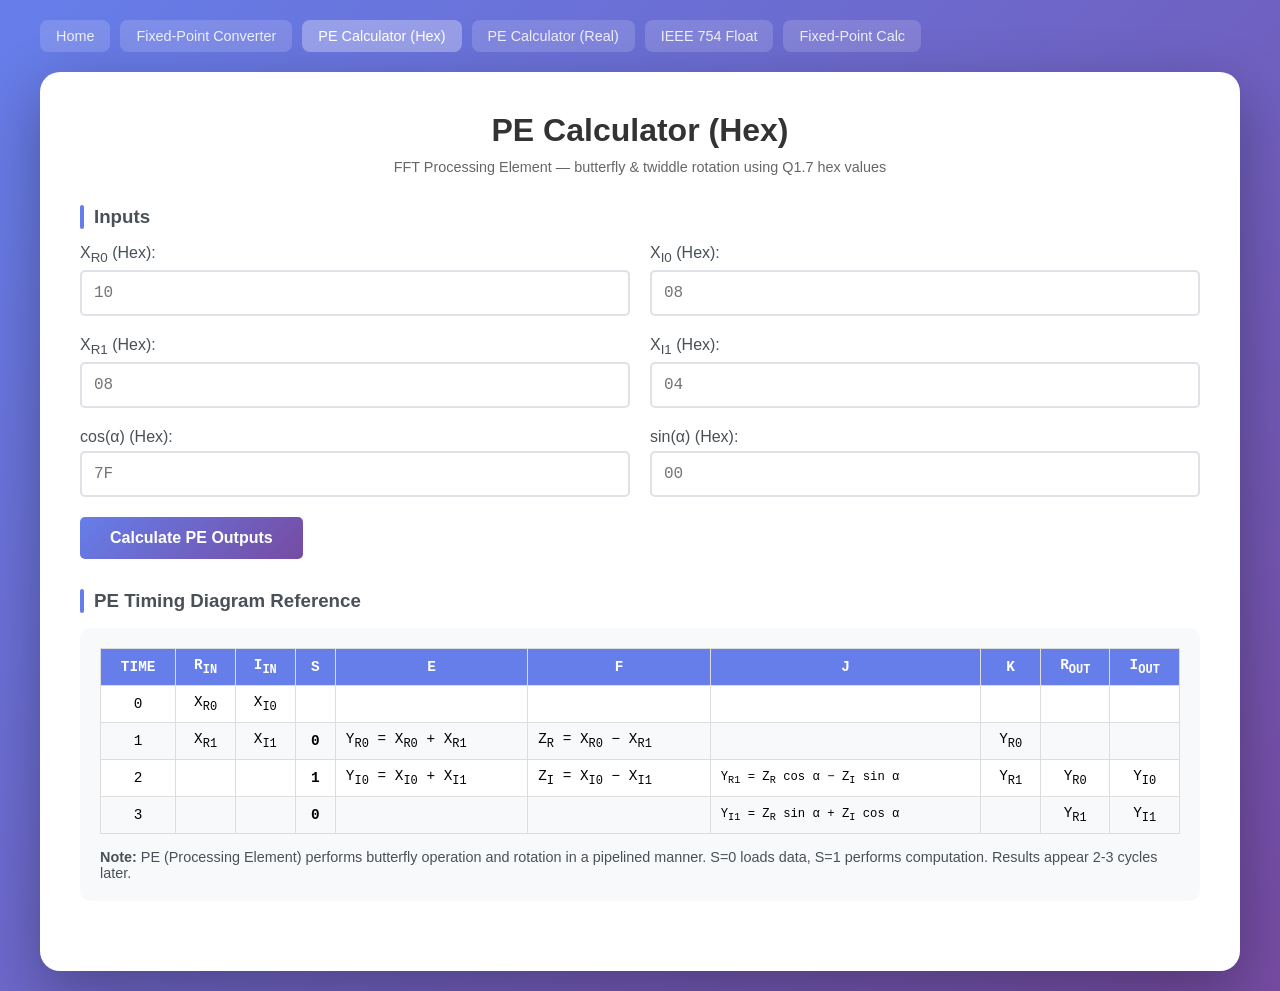
<file: pe-calculator.html>
<!DOCTYPE html>
<html lang="en">
<head>
    <meta charset="UTF-8">
    <meta name="viewport" content="width=device-width, initial-scale=1.0">
    <title>PE Calculator (Hex)</title>
    <link rel="icon" type="image/svg+xml" href="favicon.svg">
    <link rel="stylesheet" href="css/styles.css">
</head>
<body>
    <nav>
        <a href="index.html">Home</a>
        <a href="converter.html">Fixed-Point Converter</a>
        <a href="pe-calculator.html" class="active">PE Calculator (Hex)</a>
        <a href="pe-real.html">PE Calculator (Real)</a>
        <a href="ieee754.html">IEEE 754 Float</a>
        <a href="fp-calc.html">Fixed-Point Calc</a>
    </nav>

    <div class="container">
        <h1>PE Calculator (Hex)</h1>
        <p class="subtitle">FFT Processing Element &mdash; butterfly &amp; twiddle rotation using Q1.7 hex values</p>

        <div class="converter-section">
            <h3>Inputs</h3>
            <div class="converter-grid">
                <div class="input-group">
                    <label for="xr0">X<sub>R0</sub> (Hex):</label>
                    <input type="text" id="xr0" placeholder="10" oninput="calculatePE()">
                </div>
                <div class="input-group">
                    <label for="xi0">X<sub>I0</sub> (Hex):</label>
                    <input type="text" id="xi0" placeholder="08" oninput="calculatePE()">
                </div>
                <div class="input-group">
                    <label for="xr1">X<sub>R1</sub> (Hex):</label>
                    <input type="text" id="xr1" placeholder="08" oninput="calculatePE()">
                </div>
                <div class="input-group">
                    <label for="xi1">X<sub>I1</sub> (Hex):</label>
                    <input type="text" id="xi1" placeholder="04" oninput="calculatePE()">
                </div>
                <div class="input-group">
                    <label for="cosAlpha">cos(&alpha;) (Hex):</label>
                    <input type="text" id="cosAlpha" placeholder="7F" oninput="calculatePE()">
                </div>
                <div class="input-group">
                    <label for="sinAlpha">sin(&alpha;) (Hex):</label>
                    <input type="text" id="sinAlpha" placeholder="00" oninput="calculatePE()">
                </div>
            </div>
            <button onclick="calculatePE()">Calculate PE Outputs</button>
            <div id="peResult" style="display: none; margin-top: 20px;">
                <h4 style="color: #495057; margin-bottom: 15px;">PE Output Results</h4>
                <div class="pe-table-wrap">
                    <table class="pe-table">
                        <thead>
                            <tr>
                                <th>TIME</th>
                                <th>R<sub>IN</sub></th>
                                <th>I<sub>IN</sub></th>
                                <th>S</th>
                                <th>E</th>
                                <th>F</th>
                                <th>J</th>
                                <th>K</th>
                                <th>R<sub>OUT</sub></th>
                                <th>I<sub>OUT</sub></th>
                            </tr>
                        </thead>
                        <tbody>
                            <tr>
                                <td>0</td>
                                <td id="calc_r0"></td>
                                <td id="calc_i0"></td>
                                <td></td>
                                <td></td>
                                <td></td>
                                <td></td>
                                <td></td>
                                <td></td>
                                <td></td>
                            </tr>
                            <tr>
                                <td>1</td>
                                <td id="calc_r1"></td>
                                <td id="calc_i1"></td>
                                <td style="font-weight: bold;">0</td>
                                <td id="calc_yr0"></td>
                                <td id="calc_zr"></td>
                                <td></td>
                                <td id="calc_k1"></td>
                                <td></td>
                                <td></td>
                            </tr>
                            <tr>
                                <td>2</td>
                                <td></td>
                                <td></td>
                                <td style="font-weight: bold;">1</td>
                                <td id="calc_yi0"></td>
                                <td id="calc_zi"></td>
                                <td id="calc_yr1"></td>
                                <td id="calc_k2"></td>
                                <td id="calc_rout2"></td>
                                <td id="calc_iout2"></td>
                            </tr>
                            <tr>
                                <td>3</td>
                                <td></td>
                                <td></td>
                                <td style="font-weight: bold;">0</td>
                                <td></td>
                                <td></td>
                                <td id="calc_yi1"></td>
                                <td></td>
                                <td id="calc_rout3"></td>
                                <td id="calc_iout3"></td>
                            </tr>
                        </tbody>
                    </table>
                </div>
            </div>
        </div>

        <div class="converter-section">
            <h3>PE Timing Diagram Reference</h3>
            <div class="pe-table-wrap">
                <table class="pe-table">
                    <thead>
                        <tr>
                            <th>TIME</th>
                            <th>R<sub>IN</sub></th>
                            <th>I<sub>IN</sub></th>
                            <th>S</th>
                            <th>E</th>
                            <th>F</th>
                            <th>J</th>
                            <th>K</th>
                            <th>R<sub>OUT</sub></th>
                            <th>I<sub>OUT</sub></th>
                        </tr>
                    </thead>
                    <tbody>
                        <tr>
                            <td>0</td>
                            <td>X<sub>R0</sub></td>
                            <td>X<sub>I0</sub></td>
                            <td></td>
                            <td></td>
                            <td></td>
                            <td></td>
                            <td></td>
                            <td></td>
                            <td></td>
                        </tr>
                        <tr>
                            <td>1</td>
                            <td>X<sub>R1</sub></td>
                            <td>X<sub>I1</sub></td>
                            <td style="font-weight: bold;">0</td>
                            <td style="text-align:left;">Y<sub>R0</sub> = X<sub>R0</sub> + X<sub>R1</sub></td>
                            <td style="text-align:left;">Z<sub>R</sub> = X<sub>R0</sub> &minus; X<sub>R1</sub></td>
                            <td></td>
                            <td>Y<sub>R0</sub></td>
                            <td></td>
                            <td></td>
                        </tr>
                        <tr>
                            <td>2</td>
                            <td></td>
                            <td></td>
                            <td style="font-weight: bold;">1</td>
                            <td style="text-align:left;">Y<sub>I0</sub> = X<sub>I0</sub> + X<sub>I1</sub></td>
                            <td style="text-align:left;">Z<sub>I</sub> = X<sub>I0</sub> &minus; X<sub>I1</sub></td>
                            <td style="text-align:left; font-size:0.85em;">Y<sub>R1</sub> = Z<sub>R</sub> cos &alpha; &minus; Z<sub>I</sub> sin &alpha;</td>
                            <td>Y<sub>R1</sub></td>
                            <td>Y<sub>R0</sub></td>
                            <td>Y<sub>I0</sub></td>
                        </tr>
                        <tr>
                            <td>3</td>
                            <td></td>
                            <td></td>
                            <td style="font-weight: bold;">0</td>
                            <td></td>
                            <td></td>
                            <td style="text-align:left; font-size:0.85em;">Y<sub>I1</sub> = Z<sub>R</sub> sin &alpha; + Z<sub>I</sub> cos &alpha;</td>
                            <td></td>
                            <td>Y<sub>R1</sub></td>
                            <td>Y<sub>I1</sub></td>
                        </tr>
                    </tbody>
                </table>
                <div style="margin-top: 15px; font-size: 0.9em; color: #495057;">
                    <strong>Note:</strong> PE (Processing Element) performs butterfly operation and rotation in a pipelined manner.
                    S=0 loads data, S=1 performs computation. Results appear 2-3 cycles later.
                </div>
            </div>
        </div>
    </div>

    <script>
        function calculatePE() {
            const xr0Str = document.getElementById('xr0').value.replace(/[^0-9a-fA-F]/g, '');
            const xi0Str = document.getElementById('xi0').value.replace(/[^0-9a-fA-F]/g, '');
            const xr1Str = document.getElementById('xr1').value.replace(/[^0-9a-fA-F]/g, '');
            const xi1Str = document.getElementById('xi1').value.replace(/[^0-9a-fA-F]/g, '');
            const cosStr = document.getElementById('cosAlpha').value.replace(/[^0-9a-fA-F]/g, '');
            const sinStr = document.getElementById('sinAlpha').value.replace(/[^0-9a-fA-F]/g, '');

            if (!xr0Str || !xi0Str || !xr1Str || !xi1Str || !cosStr || !sinStr) {
                document.getElementById('peResult').style.display = 'none';
                return;
            }

            function hexToSigned8(hexStr) {
                let val = parseInt(hexStr, 16) & 0xFF;
                if (val & 0x80) val = val - 256;
                return val;
            }

            function unsigned8ToHex(val) {
                return '0x' + (val & 0xFF).toString(16).toUpperCase().padStart(2, '0');
            }

            function signed9ToHex(val) {
                if (val < 0) val = val + 512;
                return '0x' + (val & 0x1FF).toString(16).toUpperCase().padStart(3, '0');
            }

            function signed8ToHex(val) {
                if (val < 0) val = val + 256;
                return '0x' + (val & 0xFF).toString(16).toUpperCase().padStart(2, '0');
            }

            const xr0 = hexToSigned8(xr0Str);
            const xi0 = hexToSigned8(xi0Str);
            const xr1 = hexToSigned8(xr1Str);
            const xi1 = hexToSigned8(xi1Str);
            const cosAlpha = hexToSigned8(cosStr);
            const sinAlpha = hexToSigned8(sinStr);

            let yr0_9bit = xr0 + xr1;
            let yi0_9bit = xi0 + xi1;
            let zr_9bit = xr0 - xr1;
            let zi_9bit = xi0 - xi1;

            const yr0_8bit = yr0_9bit & 0xFF;
            const yi0_8bit = yi0_9bit & 0xFF;

            const zr_cos = zr_9bit * cosAlpha;
            const zi_sin = zi_9bit * sinAlpha;
            const zr_sin = zr_9bit * sinAlpha;
            const zi_cos = zi_9bit * cosAlpha;

            let yr1_q214 = zr_cos - zi_sin;
            let yi1_q214 = zr_sin + zi_cos;

            let yr1 = (yr1_q214 >> 8) & 0xFF;
            let yi1 = (yi1_q214 >> 8) & 0xFF;

            document.getElementById('calc_r0').textContent = unsigned8ToHex(xr0);
            document.getElementById('calc_i0').textContent = unsigned8ToHex(xi0);
            document.getElementById('calc_r1').textContent = unsigned8ToHex(xr1);
            document.getElementById('calc_i1').textContent = unsigned8ToHex(xi1);

            document.getElementById('calc_yr0').textContent = unsigned8ToHex(yr0_8bit);
            document.getElementById('calc_zr').textContent = signed9ToHex(zr_9bit);
            document.getElementById('calc_yi0').textContent = unsigned8ToHex(yi0_8bit);
            document.getElementById('calc_zi').textContent = signed9ToHex(zi_9bit);
            document.getElementById('calc_yr1').textContent = signed8ToHex(yr1);
            document.getElementById('calc_yi1').textContent = signed8ToHex(yi1);

            document.getElementById('calc_k1').textContent = unsigned8ToHex(yr0_8bit);
            document.getElementById('calc_k2').textContent = signed8ToHex(yr1);

            document.getElementById('calc_rout2').textContent = unsigned8ToHex(yr0_8bit);
            document.getElementById('calc_iout2').textContent = unsigned8ToHex(yi0_8bit);
            document.getElementById('calc_rout3').textContent = signed8ToHex(yr1);
            document.getElementById('calc_iout3').textContent = signed8ToHex(yi1);

            document.getElementById('peResult').style.display = 'block';
        }

        // ---- localStorage ----
        const STORAGE_KEY = 'pe_hex_inputs';
        const PE_FIELDS = ['xr0', 'xi0', 'xr1', 'xi1', 'cosAlpha', 'sinAlpha'];
        function saveInputs() {
            const data = {};
            PE_FIELDS.forEach(id => data[id] = document.getElementById(id).value);
            localStorage.setItem(STORAGE_KEY, JSON.stringify(data));
        }
        function loadInputs() {
            try {
                const data = JSON.parse(localStorage.getItem(STORAGE_KEY));
                if (!data) return;
                PE_FIELDS.forEach(id => { if (data[id]) document.getElementById(id).value = data[id]; });
                calculatePE();
            } catch (e) {}
        }
        const _origCalc = calculatePE;
        calculatePE = function() { _origCalc(); saveInputs(); };
        loadInputs();
    </script>
</body>
</html>
</file>
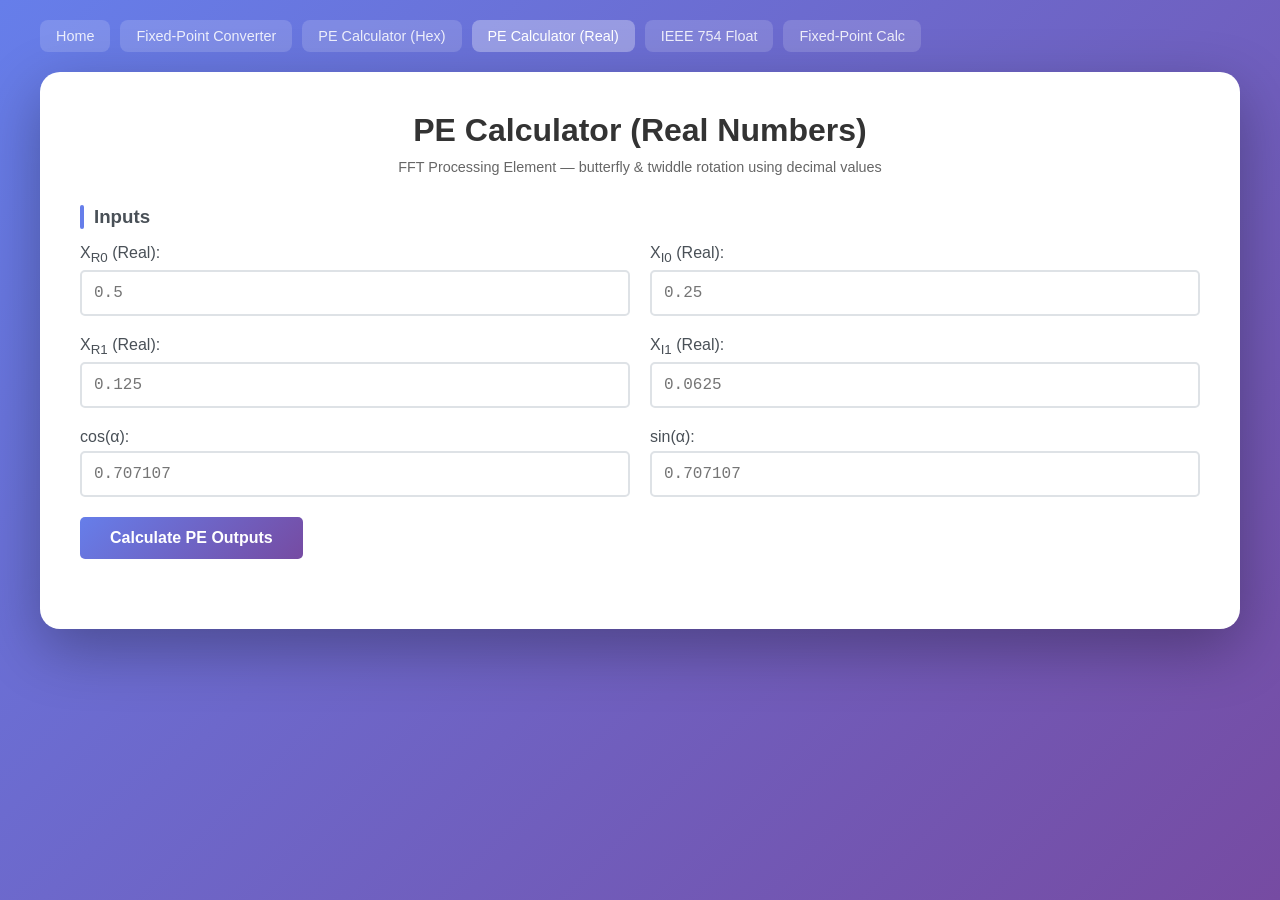
<file: pe-real.html>
<!DOCTYPE html>
<html lang="en">
<head>
    <meta charset="UTF-8">
    <meta name="viewport" content="width=device-width, initial-scale=1.0">
    <title>PE Calculator (Real)</title>
    <link rel="icon" type="image/svg+xml" href="favicon.svg">
    <link rel="stylesheet" href="css/styles.css">
</head>
<body>
    <nav>
        <a href="index.html">Home</a>
        <a href="converter.html">Fixed-Point Converter</a>
        <a href="pe-calculator.html">PE Calculator (Hex)</a>
        <a href="pe-real.html" class="active">PE Calculator (Real)</a>
        <a href="ieee754.html">IEEE 754 Float</a>
        <a href="fp-calc.html">Fixed-Point Calc</a>
    </nav>

    <div class="container">
        <h1>PE Calculator (Real Numbers)</h1>
        <p class="subtitle">FFT Processing Element &mdash; butterfly &amp; twiddle rotation using decimal values</p>

        <div class="converter-section">
            <h3>Inputs</h3>
            <div class="converter-grid">
                <div class="input-group">
                    <label for="real_xr0">X<sub>R0</sub> (Real):</label>
                    <input type="text" id="real_xr0" placeholder="0.5" oninput="calculateRealPE()">
                </div>
                <div class="input-group">
                    <label for="real_xi0">X<sub>I0</sub> (Real):</label>
                    <input type="text" id="real_xi0" placeholder="0.25" oninput="calculateRealPE()">
                </div>
                <div class="input-group">
                    <label for="real_xr1">X<sub>R1</sub> (Real):</label>
                    <input type="text" id="real_xr1" placeholder="0.125" oninput="calculateRealPE()">
                </div>
                <div class="input-group">
                    <label for="real_xi1">X<sub>I1</sub> (Real):</label>
                    <input type="text" id="real_xi1" placeholder="0.0625" oninput="calculateRealPE()">
                </div>
                <div class="input-group">
                    <label for="real_cos">cos(&alpha;):</label>
                    <input type="text" id="real_cos" placeholder="0.707107" oninput="calculateRealPE()">
                </div>
                <div class="input-group">
                    <label for="real_sin">sin(&alpha;):</label>
                    <input type="text" id="real_sin" placeholder="0.707107" oninput="calculateRealPE()">
                </div>
            </div>
            <button onclick="calculateRealPE()">Calculate PE Outputs</button>
            <div id="realPeResult" style="display: none; margin-top: 20px;">
                <h4 style="color: #495057; margin-bottom: 15px;">PE Output Results (Real Numbers)</h4>
                <div style="background: #e8f5e9; padding: 20px; border-radius: 10px;">
                    <div class="real-pe-grid">
                        <div class="real-pe-card addition">
                            <div class="card-title">Butterfly Addition (E)</div>
                            <div class="card-body">
                                Y<sub>R0</sub> = <span id="real_yr0" style="color: #1b5e20; font-weight: bold;"></span><br>
                                Y<sub>I0</sub> = <span id="real_yi0" style="color: #1b5e20; font-weight: bold;"></span>
                            </div>
                        </div>
                        <div class="real-pe-card subtraction">
                            <div class="card-title">Butterfly Subtraction (F)</div>
                            <div class="card-body">
                                Z<sub>R</sub> = <span id="real_zr" style="color: #e65100; font-weight: bold;"></span><br>
                                Z<sub>I</sub> = <span id="real_zi" style="color: #e65100; font-weight: bold;"></span>
                            </div>
                        </div>
                        <div class="real-pe-card rotation">
                            <div class="card-title">Rotation Output (J)</div>
                            <div class="card-body">
                                Y<sub>R1</sub> = <span id="real_yr1" style="color: #0d47a1; font-weight: bold;"></span><br>
                                Y<sub>I1</sub> = <span id="real_yi1" style="color: #0d47a1; font-weight: bold;"></span>
                            </div>
                        </div>
                        <div class="real-pe-card scaled">
                            <div class="card-title">Rotation (with &divide;2 scaling)</div>
                            <div class="card-body">
                                Y<sub>R1</sub>/2 = <span id="real_yr1_half" style="color: #6a1b9a; font-weight: bold;"></span><br>
                                Y<sub>I1</sub>/2 = <span id="real_yi1_half" style="color: #6a1b9a; font-weight: bold;"></span>
                            </div>
                        </div>
                    </div>
                    <div style="margin-top: 15px; padding: 15px; background: #fff3e0; border-radius: 8px; font-size: 0.9em;">
                        <strong>Formulas:</strong><br>
                        &bull; Y<sub>R0</sub> = X<sub>R0</sub> + X<sub>R1</sub>, &ensp; Y<sub>I0</sub> = X<sub>I0</sub> + X<sub>I1</sub><br>
                        &bull; Z<sub>R</sub> = X<sub>R0</sub> &minus; X<sub>R1</sub>, &ensp; Z<sub>I</sub> = X<sub>I0</sub> &minus; X<sub>I1</sub><br>
                        &bull; Y<sub>R1</sub> = Z<sub>R</sub>&middot;cos(&alpha;) &minus; Z<sub>I</sub>&middot;sin(&alpha;)<br>
                        &bull; Y<sub>I1</sub> = Z<sub>R</sub>&middot;sin(&alpha;) + Z<sub>I</sub>&middot;cos(&alpha;)
                    </div>
                </div>
            </div>
        </div>
    </div>

    <script>
        function calculateRealPE() {
            const xr0Str = document.getElementById('real_xr0').value.trim();
            const xi0Str = document.getElementById('real_xi0').value.trim();
            const xr1Str = document.getElementById('real_xr1').value.trim();
            const xi1Str = document.getElementById('real_xi1').value.trim();
            const cosStr = document.getElementById('real_cos').value.trim();
            const sinStr = document.getElementById('real_sin').value.trim();

            if (!xr0Str || !xi0Str || !xr1Str || !xi1Str || !cosStr || !sinStr) {
                document.getElementById('realPeResult').style.display = 'none';
                return;
            }

            const xr0 = parseFloat(xr0Str);
            const xi0 = parseFloat(xi0Str);
            const xr1 = parseFloat(xr1Str);
            const xi1 = parseFloat(xi1Str);
            const cosAlpha = parseFloat(cosStr);
            const sinAlpha = parseFloat(sinStr);

            const yr0 = xr0 + xr1;
            const yi0 = xi0 + xi1;
            const zr = xr0 - xr1;
            const zi = xi0 - xi1;

            const yr1 = zr * cosAlpha - zi * sinAlpha;
            const yi1 = zr * sinAlpha + zi * cosAlpha;

            const yr1_half = yr1 / 2;
            const yi1_half = yi1 / 2;

            function formatNum(val) {
                if (Math.abs(val) < 0.0001 && val !== 0) {
                    return val.toExponential(4);
                }
                return val.toFixed(6);
            }

            document.getElementById('real_yr0').textContent = formatNum(yr0);
            document.getElementById('real_yi0').textContent = formatNum(yi0);
            document.getElementById('real_zr').textContent = formatNum(zr);
            document.getElementById('real_zi').textContent = formatNum(zi);
            document.getElementById('real_yr1').textContent = formatNum(yr1);
            document.getElementById('real_yi1').textContent = formatNum(yi1);
            document.getElementById('real_yr1_half').textContent = formatNum(yr1_half);
            document.getElementById('real_yi1_half').textContent = formatNum(yi1_half);

            document.getElementById('realPeResult').style.display = 'block';
        }

        // ---- localStorage ----
        const STORAGE_KEY = 'pe_real_inputs';
        const PE_FIELDS = ['real_xr0', 'real_xi0', 'real_xr1', 'real_xi1', 'real_cos', 'real_sin'];
        function saveInputs() {
            const data = {};
            PE_FIELDS.forEach(id => data[id] = document.getElementById(id).value);
            localStorage.setItem(STORAGE_KEY, JSON.stringify(data));
        }
        function loadInputs() {
            try {
                const data = JSON.parse(localStorage.getItem(STORAGE_KEY));
                if (!data) return;
                PE_FIELDS.forEach(id => { if (data[id]) document.getElementById(id).value = data[id]; });
                calculateRealPE();
            } catch (e) {}
        }
        const _origCalc = calculateRealPE;
        calculateRealPE = function() { _origCalc(); saveInputs(); };
        loadInputs();
    </script>
</body>
</html>
</file>
<file: css/styles.css>
* {
    margin: 0;
    padding: 0;
    box-sizing: border-box;
}

body {
    font-family: 'Segoe UI', Tahoma, Geneva, Verdana, sans-serif;
    background: linear-gradient(135deg, #667eea 0%, #764ba2 100%);
    min-height: 100vh;
    padding: 20px;
}

nav {
    max-width: 1200px;
    margin: 0 auto 20px;
    display: flex;
    gap: 10px;
    flex-wrap: wrap;
}

nav a {
    color: rgba(255, 255, 255, 0.85);
    text-decoration: none;
    padding: 8px 16px;
    border-radius: 8px;
    background: rgba(255, 255, 255, 0.15);
    font-size: 0.9em;
    font-weight: 500;
    transition: background 0.2s, color 0.2s;
}

nav a:hover,
nav a.active {
    background: rgba(255, 255, 255, 0.3);
    color: #fff;
}

.container {
    background: white;
    border-radius: 20px;
    box-shadow: 0 20px 60px rgba(0, 0, 0, 0.3);
    max-width: 1200px;
    width: 100%;
    margin: 0 auto;
    padding: 40px;
}

h1 {
    color: #333;
    margin-bottom: 10px;
    text-align: center;
    font-size: 2em;
}

.subtitle {
    text-align: center;
    color: #666;
    margin-bottom: 30px;
    font-size: 0.9em;
}

.format-config {
    background: #f8f9fa;
    padding: 20px;
    border-radius: 10px;
    margin-bottom: 30px;
    border: 2px solid #e9ecef;
}

.format-config h3 {
    color: #495057;
    margin-bottom: 15px;
    font-size: 1.2em;
}

.config-row {
    display: flex;
    gap: 20px;
    margin-bottom: 15px;
    flex-wrap: wrap;
}

.config-item {
    flex: 1;
    min-width: 200px;
}

label {
    display: block;
    margin-bottom: 5px;
    color: #495057;
    font-weight: 500;
}

input[type="number"] {
    width: 100%;
    padding: 10px;
    border: 2px solid #dee2e6;
    border-radius: 5px;
    font-size: 1em;
    transition: border-color 0.3s;
}

input[type="number"]:focus {
    outline: none;
    border-color: #667eea;
}

.checkbox-container {
    display: flex;
    align-items: center;
    gap: 10px;
    margin-top: 10px;
}

input[type="checkbox"] {
    width: 20px;
    height: 20px;
    cursor: pointer;
}

.format-display {
    background: #667eea;
    color: white;
    padding: 15px;
    border-radius: 5px;
    text-align: center;
    font-size: 1.2em;
    font-weight: bold;
    margin-top: 15px;
}

.converter-section {
    margin-bottom: 30px;
}

.converter-section h3 {
    color: #495057;
    margin-bottom: 15px;
    display: flex;
    align-items: center;
    gap: 10px;
}

.converter-section h3::before {
    content: '';
    width: 4px;
    height: 24px;
    background: #667eea;
    border-radius: 2px;
}

.converter-grid {
    display: grid;
    grid-template-columns: 1fr 1fr;
    gap: 20px;
    margin-bottom: 20px;
}

.input-group {
    display: flex;
    flex-direction: column;
}

input[type="text"] {
    width: 100%;
    padding: 12px;
    border: 2px solid #dee2e6;
    border-radius: 5px;
    font-size: 1em;
    font-family: 'Courier New', monospace;
    transition: border-color 0.3s;
}

input[type="text"]:focus {
    outline: none;
    border-color: #667eea;
}

button {
    background: linear-gradient(135deg, #667eea 0%, #764ba2 100%);
    color: white;
    border: none;
    padding: 12px 30px;
    border-radius: 5px;
    font-size: 1em;
    cursor: pointer;
    transition: transform 0.2s, box-shadow 0.2s;
    font-weight: 600;
}

button:hover {
    transform: translateY(-2px);
    box-shadow: 0 5px 15px rgba(102, 126, 234, 0.4);
}

button:active {
    transform: translateY(0);
}

.result {
    background: #e7f5ff;
    border-left: 4px solid #667eea;
    padding: 15px;
    border-radius: 5px;
    margin-top: 15px;
    font-family: 'Courier New', monospace;
}

.result-label {
    color: #495057;
    font-weight: 600;
    margin-bottom: 5px;
}

.result-value {
    color: #1864ab;
    font-size: 1.1em;
    word-break: break-all;
}

.info {
    background: #fff3cd;
    border-left: 4px solid #ffc107;
    padding: 15px;
    border-radius: 5px;
    margin-top: 20px;
    font-size: 0.9em;
    color: #856404;
}

.info strong {
    display: block;
    margin-bottom: 5px;
}

/* PE table styles */
.pe-table-wrap {
    background: #f8f9fa;
    padding: 20px;
    border-radius: 10px;
    overflow-x: auto;
}

.pe-table {
    width: 100%;
    border-collapse: collapse;
    font-family: 'Courier New', monospace;
    font-size: 0.9em;
}

.pe-table thead tr {
    background: #667eea;
    color: white;
}

.pe-table th,
.pe-table td {
    border: 1px solid #ddd;
    padding: 8px 10px;
    text-align: center;
}

.pe-table tbody tr:nth-child(odd) {
    background: white;
}

.pe-table tbody tr:nth-child(even) {
    background: #f8f9fa;
}

/* Index page cards */
.tools-grid {
    display: grid;
    grid-template-columns: repeat(auto-fit, minmax(250px, 1fr));
    gap: 20px;
    margin-top: 30px;
}

.tool-card {
    background: #f8f9fa;
    border-radius: 12px;
    padding: 25px;
    border: 2px solid #e9ecef;
    transition: transform 0.2s, box-shadow 0.2s;
    text-decoration: none;
    color: inherit;
    display: block;
}

.tool-card:hover {
    transform: translateY(-4px);
    box-shadow: 0 8px 25px rgba(0, 0, 0, 0.1);
    border-color: #667eea;
}

.tool-card h3 {
    color: #333;
    margin-bottom: 10px;
    font-size: 1.2em;
}

.tool-card p {
    color: #666;
    font-size: 0.9em;
    line-height: 1.5;
}

/* Real PE result cards */
.real-pe-grid {
    display: grid;
    grid-template-columns: repeat(auto-fit, minmax(200px, 1fr));
    gap: 15px;
}

.real-pe-card {
    background: white;
    padding: 15px;
    border-radius: 8px;
    border-left: 4px solid;
}

.real-pe-card.addition { border-color: #4caf50; }
.real-pe-card.subtraction { border-color: #ff9800; }
.real-pe-card.rotation { border-color: #2196f3; }
.real-pe-card.scaled { border-color: #9c27b0; }

.real-pe-card .card-title {
    color: #495057;
    font-size: 0.85em;
    margin-bottom: 5px;
}

.real-pe-card .card-body {
    font-family: 'Courier New', monospace;
}

@media (max-width: 768px) {
    .converter-grid {
        grid-template-columns: 1fr;
    }

    .config-row {
        flex-direction: column;
    }

    nav {
        justify-content: center;
    }
}
</file>
